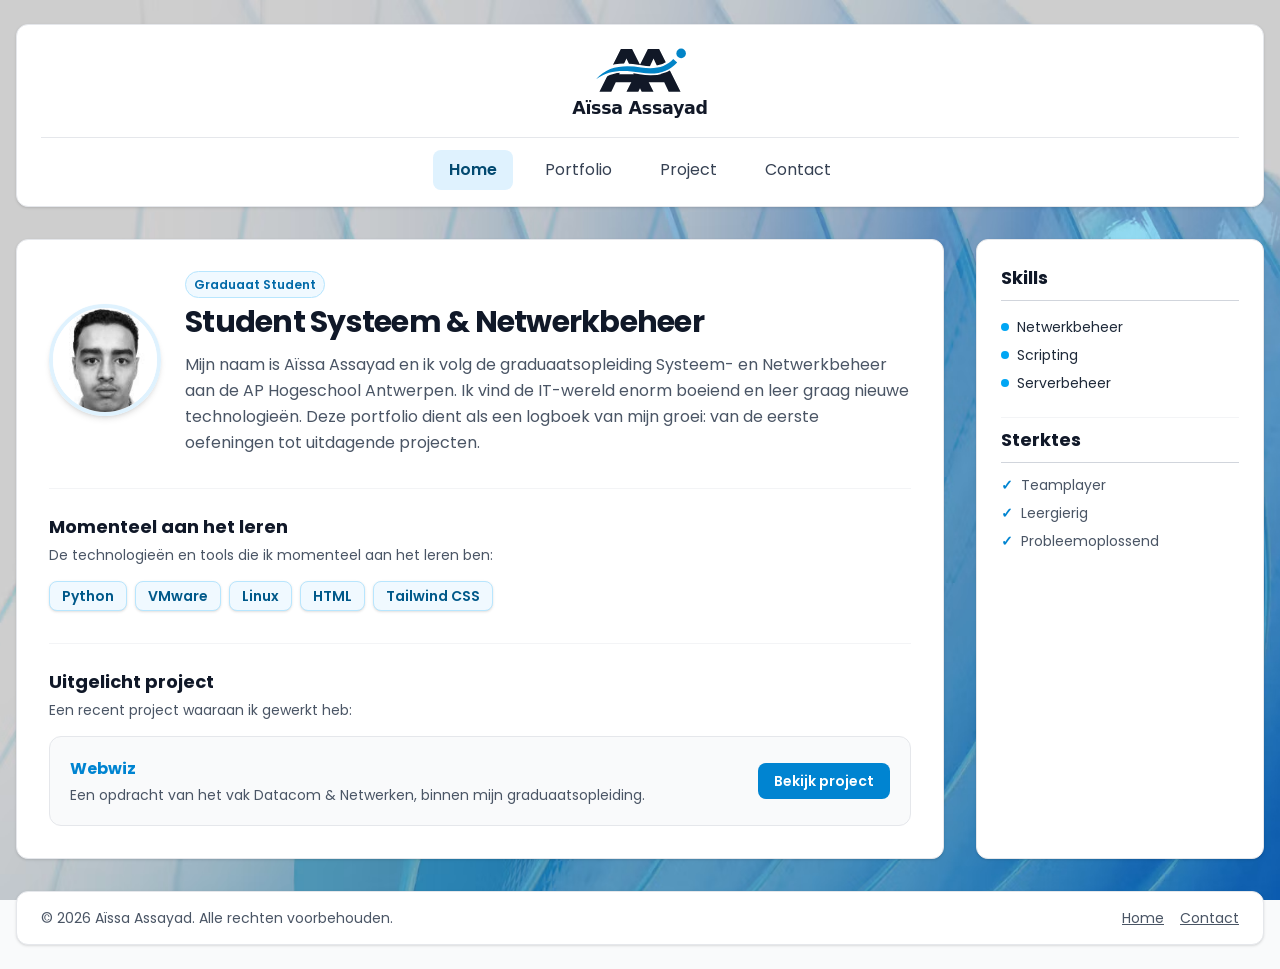
<file: index.html>
<!DOCTYPE html>
<html lang="nl-BE">

<head>
    <meta charset="UTF-8">
    <meta name="viewport" content="width=device-width, initial-scale=1.0">
    <title>Aïssa Assayad, student systeem- en netwerkbeheer - de homepagina van mijn portfoliowebsite</title>
    <meta name="description"
        content="Portfolio van Aïssa Assayad, student systeem- en netwerkbeheer aan AP Hogeschool. Ontdek mijn vaardigheden, projecten en stageprofiel.">

    <meta name="robots" content="noindex, nofollow, noarchive, nosnippet, noimageindex, noai, noimageai">


    <link rel="preconnect" href="https://fonts.googleapis.com">
    <link rel="preconnect" href="https://fonts.gstatic.com" crossorigin>
    <link href="https://fonts.googleapis.com/css2?family=Poppins:wght@400;600;700&display=swap" rel="stylesheet">

    <link rel="stylesheet" href="css/tailwind.css">
    <link rel="stylesheet" href="css/style.css">
</head>

<body class="bg-gray-50 text-gray-800 flex flex-col min-h-screen">

    <a href="#inhoud"
        class="sr-only focus:not-sr-only focus:absolute focus:rounded-lg focus:bg-white focus:px-4 focus:py-2 focus:text-sky-800">Ga
        naar de inhoud</a>

    <div class="max-w-7xl mx-auto px-4 py-6 w-full flex-1 flex flex-col justify-between">


        <header
            class="bg-white border border-gray-200 rounded-xl shadow-sm px-6 py-4 mb-8 flex flex-col items-center text-center gap-4">
            <img  src="assets/images/updated-logo.svg" alt="Logo van Aïssa Assayad" width="320" height="140" class="h-20">
            

            <input type="checkbox" id="menu-knop" class="peer sr-only">
            <label for="menu-knop"
                class="cursor-pointer rounded-lg border border-gray-300 px-4 py-2 text-sm font-semibold text-gray-700 hover:bg-gray-100  md:hidden ">Menu</label>

            <nav class=" hidden w-full peer-checked:block md:block pt-3 border-t border-gray-200" aria-label="Hoofdmenu">
                <ul class="flex flex-col md:flex-row justify-center items-center gap-2 sm:gap-4 text-sm md:text-base">
                    <li>
                        <a href="index.html" aria-current="page"
                            class="block px-4 py-2 rounded-lg bg-sky-100 text-sky-900 font-semibold focus-visible:outline-2 focus-visible:outline-offset-2 focus-visible:outline-sky-600">Home</a>
                    </li>
                    <li>
                        <a href="portfolio.html"
                            class="block px-4 py-2 rounded-lg text-gray-700 hover:bg-gray-100 focus-visible:outline-2 focus-visible:outline-offset-2 focus-visible:outline-sky-600">Portfolio</a>
                    </li>
                    <li>
                        <a href="project.html"
                            class="block px-4 py-2 rounded-lg text-gray-700 hover:bg-gray-100 focus-visible:outline-2 focus-visible:outline-offset-2 focus-visible:outline-sky-600">Project</a>
                    </li>
                    <li>
                        <a href="contact.html"
                            class="block px-4 py-2 rounded-lg text-gray-700 hover:bg-gray-100 focus-visible:outline-2 focus-visible:outline-offset-2 focus-visible:outline-sky-600">Contact</a>
                    </li>
                </ul>
            </nav>
        </header>

        <div class="grid grid-cols-1 md:grid-cols-4 gap-8 mb-8">

            <main id="inhoud"
                class="md:col-span-3 bg-white border border-gray-200 p-6 md:p-8 rounded-xl shadow-sm flex flex-col gap-8">

                <section class="flex flex-col sm:flex-row items-center sm:items-start gap-6">
                    <img src="assets/images/pf.png" alt="Profielfoto van mezelf" width="1200" height="800"
                        class="mt-8 size-28 rounded-full object-cover border-4 border-sky-100 shadow-md shrink-0 ">
                    <div>
                        <span
                            class="px-2 py-1 bg-sky-50 text-sky-700 text-xs font-semibold rounded-full mb-2 border border-sky-200 ">Graduaat
                            Student</span>
                        <h1 class="mt-2 text-2xl md:text-3xl font-bold tracking-tight text-gray-900 mb-3">Student
                            Systeem
                            & Netwerkbeheer</h1>
                        <p class="text-gray-600 leading-relaxed text-sm md:text-base">
                            Mijn naam is Aïssa Assayad en ik volg de graduaatsopleiding Systeem- en Netwerkbeheer
                            aan de AP Hogeschool Antwerpen. Ik vind de IT-wereld enorm boeiend en leer graag nieuwe
                            technologieën. Deze portfolio dient als een logboek van mijn groei: van de eerste
                            oefeningen tot uitdagende projecten.
                        </p>
                    </div>
                </section>

                <section class="pt-6 border-t border-gray-100">
                    <h2 class="text-lg font-bold text-gray-900 mb-1">Momenteel aan het leren</h2>
                    <p class="text-sm text-gray-600 mb-4">De technologieën en tools die ik momenteel aan het leren ben:
                    </p>
                    <ul class="flex flex-wrap gap-2">
                        <li
                            class="px-3 py-1 bg-sky-50 text-sky-800 rounded-lg text-xs md:text-sm font-semibold border border-sky-200 shadow-sm">
                            Python</li>
                        <li
                            class="px-3 py-1 bg-sky-50 text-sky-800 rounded-lg text-xs md:text-sm font-semibold border border-sky-200 shadow-sm">
                            VMware</li>
                        <li
                            class="px-3 py-1 bg-sky-50 text-sky-800 rounded-lg text-xs md:text-sm font-semibold border border-sky-200 shadow-sm">
                            Linux</li>
                        <li
                            class="px-3 py-1 bg-sky-50 text-sky-800 rounded-lg text-xs md:text-sm font-semibold border border-sky-200 shadow-sm">
                            HTML</li>
                        <li
                            class="px-3 py-1 bg-sky-50 text-sky-800 rounded-lg text-xs md:text-sm font-semibold border border-sky-200 shadow-sm">
                            Tailwind CSS</li>
                    </ul>
                </section>

                <section class="pt-6 border-t border-gray-100">
                    <h2 class="text-lg font-bold text-gray-900 mb-1">Uitgelicht project</h2>
                    <p class="text-sm text-gray-600 mb-4">Een recent project waaraan ik gewerkt heb:</p>

                    <article
                        class="bg-gray-50 border border-gray-200 p-5 rounded-xl flex flex-col sm:flex-row justify-between items-start sm:items-center gap-4 hover:border-sky-300">
                        <div>
                            <h3 class="font-bold text-sky-600 text-base mb-1">Webwiz</h3>
                            <p class="text-sm text-gray-600">Een opdracht van het vak Datacom & Netwerken, binnen mijn graduaatsopleiding.</p>
                        </div>
                        <a href="project.html"
                            class="px-4 py-2 bg-sky-600 hover:bg-sky-700 text-white text-sm font-semibold rounded-lg focus-visible:outline-2 focus-visible:outline-offset-2 focus-visible:outline-sky-600">
                            Bekijk project
                        </a>
                    </article>
                </section>
            </main>

            <aside class="bg-white border border-gray-200 p-6 rounded-xl shadow-sm flex flex-col gap-6">
                <section>
                    <h2 class="text-lg font-bold text-gray-900 mb-4 pb-2 border-b border-gray-300">Skills</h2>
                    <ul class="text-sm">
                        <li class="flex items-center gap-2 pb-2">
                            <span class="w-2 h-2 rounded-full bg-sky-500"></span>
                            <p>Netwerkbeheer</p>
                        </li>
                        <li class="flex items-center gap-2 pb-2">
                            <span class="w-2 h-2 rounded-full bg-sky-500"></span>
                            <p>Scripting</p>
                        </li>
                        <li class="flex items-center gap-2">
                            <span class="w-2 h-2 rounded-full bg-sky-500"></span>
                            <p>Serverbeheer</p>
                        </li>
                    </ul>
                </section>

                <section class="pt-2 border-t border-gray-100">
                    <h2 class="text-lg font-bold text-gray-900 mb-3 pb-2 border-b border-gray-300">Sterktes</h2>
                    <ul class="text-sm text-gray-600">
                        <li class="flex items-center gap-2 pb-2">
                            <span class="text-sky-600 font-bold">✓</span>
                            <p>Teamplayer</p>
                        </li>
                        <li class="flex items-center gap-2 pb-2">
                            <span class="text-sky-600 font-bold">✓</span>
                            <p>Leergierig</p>
                        </li>
                        <li class="flex items-center gap-2">
                            <span class="text-sky-600 font-bold">✓</span>
                            <p>Probleemoplossend</p>
                        </li>
                    </ul>
                </section>
            </aside>

        </div>


        <footer
            class="bg-white border border-gray-200 rounded-xl shadow-sm px-6 py-4 flex flex-col sm:flex-row items-center justify-between gap-4 text-sm text-gray-600">
            <p>&copy; 2026 Aïssa Assayad. Alle rechten voorbehouden.</p>
            <ul class="flex gap-4">
                <li><a href="index.html"
                        class="hover:text-sky-600 underline focus-visible:outline-2 focus-visible:outline-offset-2 focus-visible:outline-sky-600">Home</a>
                </li>
                <li><a href="contact.html"
                        class="hover:text-sky-600 underline focus-visible:outline-2 focus-visible:outline-offset-2 focus-visible:outline-sky-600">Contact</a>
                </li>
            </ul>
        </footer>
    </div>
</body>

</html>
</file>
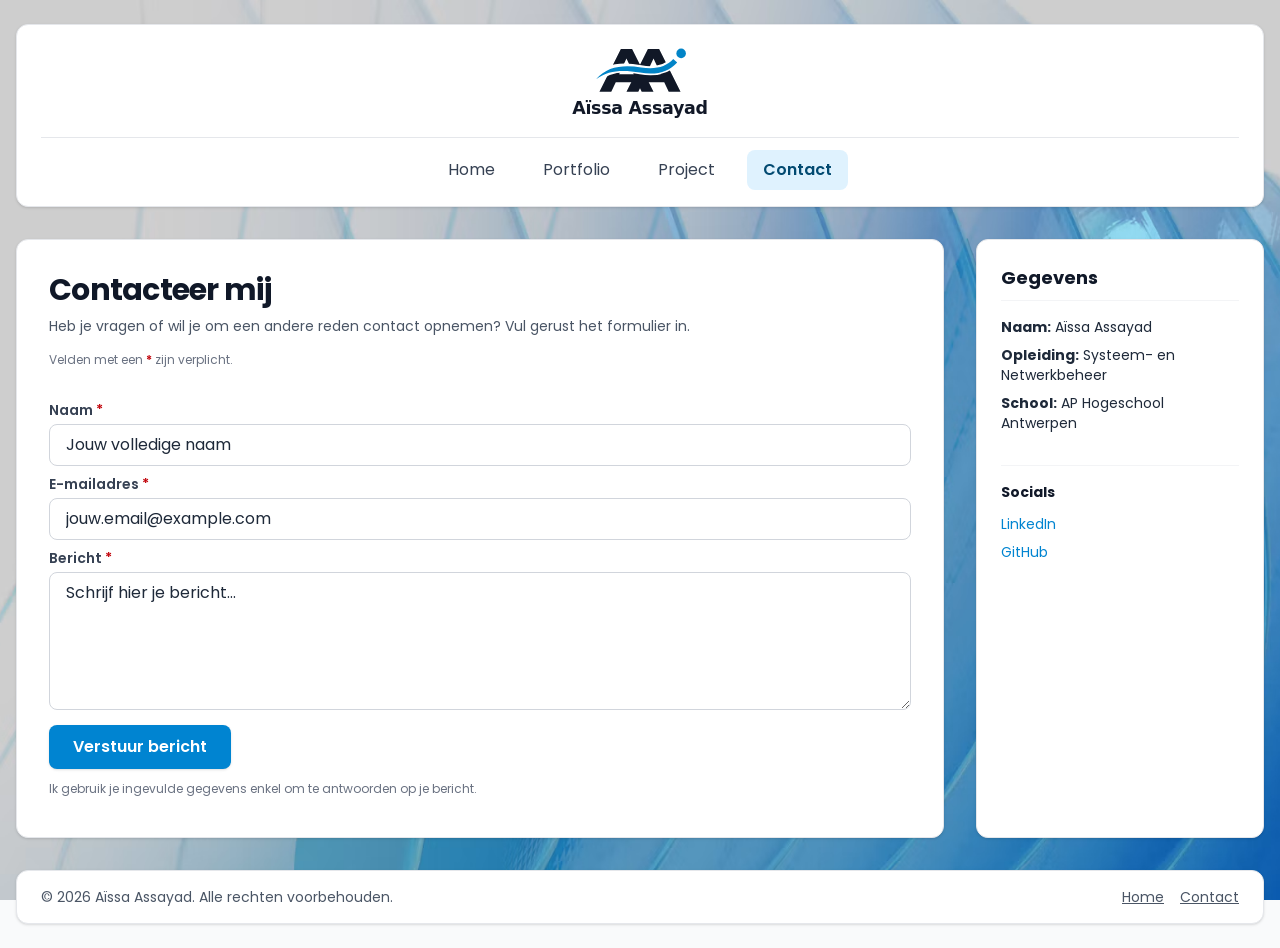
<file: contact.html>
<!DOCTYPE html>
<html lang="nl-BE">

<head>
    <meta charset="UTF-8">
    <meta name="viewport" content="width=device-width, initial-scale=1.0">
    <title>Aïssa Assayad, student systeem- en netwerkbeheer - de contactpagina van mijn portfoliowebsite</title>
    <meta name="description"
        content="Op zoek naar een stagiair systeem- en netwerkbeheer? Neem eenvoudig contact op met Aïssa Assayad via het contactformulier.">

    <meta name="robots" content="noindex, nofollow, noarchive, nosnippet, noimageindex, noai, noimageai">

    <link rel="preconnect" href="https://fonts.googleapis.com">
    <link rel="preconnect" href="https://fonts.gstatic.com" crossorigin>
    <link href="https://fonts.googleapis.com/css2?family=Poppins:wght@400;600;700&display=swap" rel="stylesheet">

    <link rel="stylesheet" href="css/tailwind.css">
    <link rel="stylesheet" href="css/style.css">
</head>

<body class="bg-gray-50 text-gray-800 flex flex-col min-h-screen">

    <a href="#inhoud"
        class="sr-only focus:not-sr-only focus:absolute focus:rounded-lg focus:bg-white focus:px-4 focus:py-2 focus:text-sky-800">Ga
        naar de inhoud</a>

    <div class="max-w-7xl mx-auto px-4 py-6 w-full flex-1 flex flex-col justify-between">


        <header
            class="bg-white border border-gray-200 rounded-xl shadow-sm px-6 py-4 mb-8 flex flex-col items-center text-center gap-4">
            <img  src="assets/images/updated-logo.svg" alt="Logo van Aïssa Assayad" width="320" height="140" class="h-20">

            <input type="checkbox" id="menu-knop" class="peer sr-only">
            <label for="menu-knop"
                class="cursor-pointer rounded-lg border border-gray-300 px-4 py-2 text-sm font-semibold text-gray-700 hover:bg-gray-100 md:hidden ">Menu</label>

            <nav class="hidden w-full peer-checked:block md:block pt-3 border-t border-gray-200" aria-label="Hoofdmenu">
                <ul class="flex flex-col md:flex-row justify-center  items-center gap-2 sm:gap-4 text-sm md:text-base">
                    <li>
                        <a href="index.html"
                            class="block px-4 py-2 rounded-lg text-gray-700 hover:bg-gray-100 focus-visible:outline-2 focus-visible:outline-offset-2 focus-visible:outline-sky-600">Home</a>
                    </li>
                    <li>
                        <a href="portfolio.html"
                            class="block px-4 py-2 rounded-lg text-gray-700 hover:bg-gray-100 focus-visible:outline-2 focus-visible:outline-offset-2 focus-visible:outline-sky-600">Portfolio</a>
                    </li>
                    <li>
                        <a href="project.html"
                            class="block px-4 py-2 rounded-lg text-gray-700 hover:bg-gray-100 focus-visible:outline-2 focus-visible:outline-offset-2 focus-visible:outline-sky-600">Project</a>
                    </li>
                    <li>
                        <a href="contact.html" aria-current="page"
                            class="block px-4 py-2 rounded-lg bg-sky-100 text-sky-900 font-semibold focus-visible:outline-2 focus-visible:outline-offset-2 focus-visible:outline-sky-600">Contact</a>
                    </li>
                </ul>
            </nav>
        </header>

        <div class="grid grid-cols-1 md:grid-cols-4 gap-8 mb-8">

            <main id="inhoud"
                class="md:col-span-3 bg-white border border-gray-200 p-6 md:p-8 rounded-xl shadow-sm flex flex-col gap-6">
                <header>
                    <h1 class="text-2xl md:text-3xl font-bold tracking-tight text-gray-900 mb-2">Contacteer mij</h1>
                    <p class="text-sm text-gray-600 mb-4">Heb je vragen of wil je om een andere reden contact opnemen?
                        Vul gerust het formulier in.</p>
                    <p class="text-xs text-gray-500">Velden met een <span class="font-semibold text-red-700">*</span>
                        zijn verplicht.</p>
                </header>

                <form name="contact" method="POST" data-netlify="true" class="pt-2">
                    <div class="pb-2">
                        <label for="naam" class="block text-sm font-semibold text-gray-700 mb-1">
                            Naam <span class="text-red-700" aria-hidden="true">*</span>
                        </label>
                        <input type="text" id="naam" name="naam" autocomplete="name" required
                            class="w-full px-4 py-2 border border-gray-300 rounded-lg text-gray-800 focus-visible:outline-2 focus-visible:outline-offset-2 focus-visible:outline-sky-600"
                            placeholder="Jouw volledige naam">
                    </div>

                    <div class="pb-2">
                        <label for="email" class="block text-sm font-semibold text-gray-700 mb-1">
                            E-mailadres <span class="text-red-700" aria-hidden="true">*</span>
                        </label>
                        <input type="email" id="email" name="email" autocomplete="email" required
                            class="w-full px-4 py-2 border border-gray-300 rounded-lg text-gray-800 focus-visible:outline-2 focus-visible:outline-offset-2 focus-visible:outline-sky-600"
                            placeholder="jouw.email@example.com">
                    </div>

                    <div class="pb-2">
                        <label for="bericht" class="block text-sm font-semibold text-gray-700 mb-1">
                            Bericht <span class="text-red-700" aria-hidden="true">*</span>
                        </label>
                        <textarea id="bericht" name="bericht" rows="5" required
                            class="w-full px-4 py-2 border border-gray-300 rounded-lg text-gray-800 focus-visible:outline-2 focus-visible:outline-offset-2 focus-visible:outline-sky-600"
                            placeholder="Schrijf hier je bericht..."></textarea>
                    </div>

                    <div class="pb-2">
                        <button type="submit"
                            class="px-6 py-2.5 bg-sky-600 hover:bg-sky-700 text-white font-semibold rounded-lg shadow-sm focus-visible:outline-2 focus-visible:outline-offset-2 focus-visible:outline-sky-600">
                            Verstuur bericht
                        </button>
                        <p class="text-xs text-gray-500 mt-3">Ik gebruik je ingevulde gegevens enkel om te antwoorden op
                            je bericht.</p>
                    </div>
                </form>
            </main>

            <aside class="bg-white border border-gray-200 p-6 rounded-xl shadow-sm flex flex-col gap-6">
                <section>
                    <h2 class="text-lg font-bold text-gray-900 mb-4 pb-2 border-b border-gray-100">Gegevens</h2>
                    <ul class="text-sm">
                        <li class="pb-2"><strong>Naam:</strong> Aïssa Assayad</li>
                        <li class="pb-2"><strong>Opleiding:</strong> Systeem- en Netwerkbeheer</li>
                        <li class="pb-2"><strong>School:</strong> AP Hogeschool Antwerpen</li>
                    </ul>
                </section>

                <section class="pt-4 border-t border-gray-100">
                    <h3 class="font-bold text-gray-900 text-sm mb-3">Socials</h3>
                    <ul class="text-sm">
                        <li class="pb-2"><a href="https://www.linkedin.com/in/a%C3%AFssa-assayad-34578b448/" target="_blank"
                                class="text-sky-600 hover:underline focus-visible:outline-2 focus-visible:outline-offset-2 focus-visible:outline-sky-600">LinkedIn</a>
                        </li>
                        <li class="pb-2"><a href="https://github.com/assayad-aissa" target="_blank"
                                class="text-sky-600 hover:underline focus-visible:outline-2 focus-visible:outline-offset-2 focus-visible:outline-sky-600">GitHub</a>
                        </li>
                    </ul>
                </section>
            </aside>

        </div>


        <footer
            class="bg-white border border-gray-200 rounded-xl shadow-sm px-6 py-4 flex flex-col sm:flex-row items-center justify-between gap-4 text-sm text-gray-600">
            <p>&copy; 2026 Aïssa Assayad. Alle rechten voorbehouden.</p>
            <ul class="flex gap-4">
                <li><a href="index.html"
                        class="hover:text-sky-600 underline focus-visible:outline-2 focus-visible:outline-offset-2 focus-visible:outline-sky-600">Home</a>
                </li>
                <li><a href="contact.html"
                        class="hover:text-sky-600 underline focus-visible:outline-2 focus-visible:outline-offset-2 focus-visible:outline-sky-600">Contact</a>
                </li>
            </ul>
        </footer>
    </div>
</body>

</html>
</file>
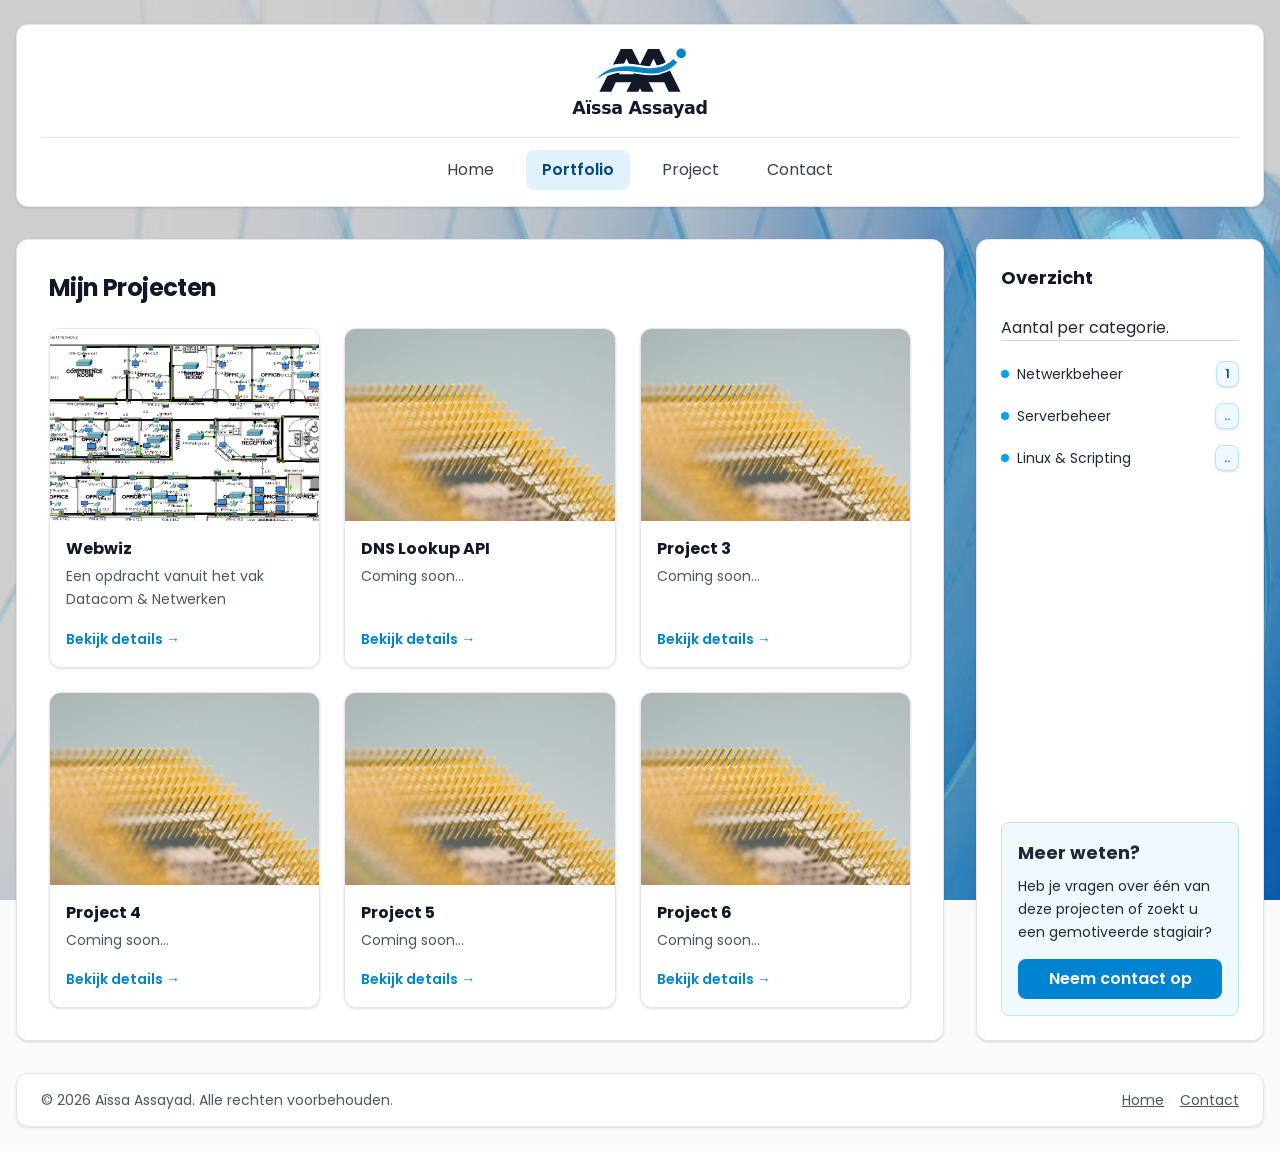
<file: portfolio.html>
<!DOCTYPE html>
<html lang="nl-BE">

<head>
    <meta charset="UTF-8">
    <meta name="viewport" content="width=device-width, initial-scale=1.0">
    <title>Aïssa Assayad, student systeem- en netwerkbeheer - de portfoliopagina van mijn portfoliowebsite</title>
    <meta name="description"
        content="Bekijk een overzicht van mijn praktijkopdrachten en projecten als student systeem- en netwerkbeheer aan AP Hogeschool.">

    <meta name="robots" content="noindex, nofollow, noarchive, nosnippet, noimageindex, noai, noimageai">

    <link rel="preconnect" href="https://fonts.googleapis.com">
    <link rel="preconnect" href="https://fonts.gstatic.com" crossorigin>
    <link href="https://fonts.googleapis.com/css2?family=Poppins:wght@400;600;700&display=swap" rel="stylesheet">

    <link rel="stylesheet" href="css/tailwind.css">
    <link rel="stylesheet" href="css/style.css">
</head>

<body class="bg-gray-50 text-gray-800 flex flex-col min-h-screen">

    <a href="#inhoud"
        class="sr-only focus:not-sr-only focus:absolute focus:rounded-lg focus:bg-white focus:px-4 focus:py-2 focus:text-sky-800">Ga
        naar de inhoud</a>

    <div class="max-w-7xl mx-auto px-4 py-6 w-full flex-1 flex flex-col justify-between">


        <header
            class="bg-white border border-gray-200 rounded-xl shadow-sm px-6 py-4 mb-8 flex flex-col items-center text-center gap-4">
            <img  src="assets/images/updated-logo.svg" alt="Logo van Aïssa Assayad" width="320" height="140" class="h-20">

            <input type="checkbox" id="menu-knop" class="peer sr-only">
            <label for="menu-knop"
                class="cursor-pointer rounded-lg border border-gray-300 px-4 py-2 text-sm font-semibold text-gray-700 hover:bg-gray-100  md:hidden ">Menu</label>

            <nav class="hidden w-full peer-checked:block md:block pt-3 border-t border-gray-200" aria-label="Hoofdmenu">
                <ul class="flex flex-col md:flex-row justify-center items-center gap-2 sm:gap-4 text-sm md:text-base">
                    <li>
                        <a href="index.html"
                            class="block px-4 py-2 rounded-lg text-gray-700 hover:bg-gray-100 focus-visible:outline-2 focus-visible:outline-offset-2 focus-visible:outline-sky-600">Home</a>
                    </li>
                    <li>
                        <a href="portfolio.html" aria-current="page"
                            class="block px-4 py-2 rounded-lg bg-sky-100 text-sky-900 font-semibold focus-visible:outline-2 focus-visible:outline-offset-2 focus-visible:outline-sky-600">Portfolio</a>
                    </li>
                    <li>
                        <a href="project.html"
                            class="block px-4 py-2 rounded-lg text-gray-700 hover:bg-gray-100 focus-visible:outline-2 focus-visible:outline-offset-2 focus-visible:outline-sky-600">Project</a>
                    </li>
                    <li>
                        <a href="contact.html"
                            class="block px-4 py-2 rounded-lg text-gray-700 hover:bg-gray-100 focus-visible:outline-2 focus-visible:outline-offset-2 focus-visible:outline-sky-600">Contact</a>
                    </li>
                </ul>
            </nav>
        </header>

        <div class="grid grid-cols-1 md:grid-cols-4 gap-8 mb-8">

            <main id="inhoud" class="md:col-span-3 bg-white border border-gray-200 p-6 md:p-8 rounded-xl shadow-sm">
                <h1 class="text-2xl font-bold mb-6 text-gray-900 tracking-tight">Mijn Projecten</h1>

                <div class="grid grid-cols-1 sm:grid-cols-2 lg:grid-cols-3 gap-6">

                    <article
                        class="overflow-hidden rounded-xl border border-gray-200 bg-white shadow-sm flex flex-col justify-between">
                        <div>
                            <img src="assets/images/webwiz-foto.jpg" alt="Schermafbeelding van Project 1" width="1200"
                                height="800" class="h-48 w-full object-cover">
                            <div class="p-4">
                                <h2 class="mb-1 text-base font-bold text-gray-900">Webwiz</h2>
                                <p class="text-sm leading-relaxed text-gray-600">Een opdracht vanuit het vak Datacom & Netwerken
                                </p>
                            </div>
                        </div>
                        <div class="p-4 pt-0">
                            <a href="project.html"
                                class="inline-flex items-center text-sm font-semibold text-sky-600 hover:underline focus-visible:outline-2 focus-visible:outline-offset-2 focus-visible:outline-sky-600 rounded">Bekijk
                                details &rarr;</a>
                        </div>
                    </article>

                    <article
                        class="overflow-hidden rounded-xl border border-gray-200 bg-white shadow-sm flex flex-col justify-between">
                        <div>
                            <img src="assets/images/afbeelding-3.jpg" alt="Schermafbeelding van Project 1" width="1200"
                                height="800" class="h-48 w-full object-cover">
                            <div class="p-4">
                                <h2 class="mb-1 text-base font-bold text-gray-900">DNS Lookup API</h2>
                                <p class="text-sm leading-relaxed text-gray-600">Coming soon...
                                </p>
                            </div>
                        </div>
                        <div class="p-4 pt-0">
                            <a href="project.html"
                                class="inline-flex items-center text-sm font-semibold text-sky-600 hover:underline focus-visible:outline-2 focus-visible:outline-offset-2 focus-visible:outline-sky-600 rounded">Bekijk
                                details &rarr;</a>
                        </div>
                    </article>

                    <article
                        class="overflow-hidden rounded-xl border border-gray-200 bg-white shadow-sm flex flex-col justify-between">
                        <div>
                            <img src="assets/images/afbeelding-3.jpg" alt="Tijdelijke afbeelding voor project 2" width="1200"
                                height="800" class="h-48 w-full object-cover">
                            <div class="p-4">
                                <h2 class="mb-1 text-base font-bold text-gray-900">Project 3</h2>
                                <p class="text-sm leading-relaxed text-gray-600">Coming soon...</p>
                            </div>
                        </div>
                        <div class="p-4 pt-0">
                            <a href="project.html"
                                class="inline-flex items-center text-sm font-semibold text-sky-600 hover:underline focus-visible:outline-2 focus-visible:outline-offset-2 focus-visible:outline-sky-600 rounded">Bekijk
                                details &rarr;</a>
                        </div>
                    </article>

                    <article
                        class="overflow-hidden rounded-xl border border-gray-200 bg-white shadow-sm flex flex-col justify-between">
                        <div>
                            <img src="assets/images/afbeelding-3.jpg" alt="Tijdelijke afbeelding voor project 4" width="1200"
                                height="800" class="h-48 w-full object-cover">
                            <div class="p-4">
                                <h2 class="mb-1 text-base font-bold text-gray-900">Project 4</h2>
                                <p class="text-sm leading-relaxed text-gray-600">Coming soon...
                                </p>
                            </div>
                        </div>
                        <div class="p-4 pt-0">
                            <a href="project.html"
                                class="inline-flex items-center text-sm font-semibold text-sky-600 hover:underline focus-visible:outline-2 focus-visible:outline-offset-2 focus-visible:outline-sky-600 rounded">Bekijk
                                details &rarr;</a>
                        </div>
                    </article>

                    <article
                        class="overflow-hidden rounded-xl border border-gray-200 bg-white shadow-sm flex flex-col justify-between">
                        <div>
                            <img src="assets/images/afbeelding-3.jpg" alt="Tijdelijke afbeelding voor project 5" width="1200"
                                height="800" class="h-48 w-full object-cover">
                            <div class="p-4">
                                <h2 class="mb-1 text-base font-bold text-gray-900">Project 5</h2>
                                <p class="text-sm leading-relaxed text-gray-600">Coming soon...
                                </p>
                            </div>
                        </div>
                        <div class="p-4 pt-0">
                            <a href="project.html"
                                class="inline-flex items-center text-sm font-semibold text-sky-600 hover:underline focus-visible:outline-2 focus-visible:outline-offset-2 focus-visible:outline-sky-600 rounded">Bekijk
                                details &rarr;</a>
                        </div>
                    </article>

                    <article
                        class="overflow-hidden rounded-xl border border-gray-200 bg-white shadow-sm flex flex-col justify-between">
                        <div>
                            <img src="assets/images/afbeelding-3.jpg" alt="Tijdelijke afbeelding voor project 6" width="1200"
                                height="800" class="h-48 w-full object-cover">
                            <div class="p-4">
                                <h2 class="mb-1 text-base font-bold text-gray-900">Project 6</h2>
                                <p class="text-sm leading-relaxed text-gray-600">Coming soon...</p>
                            </div>
                        </div>
                        <div class="p-4 pt-0">
                            <a href="project.html"
                                class="inline-flex items-center text-sm font-semibold text-sky-600 hover:underline focus-visible:outline-2 focus-visible:outline-offset-2 focus-visible:outline-sky-600 rounded">Bekijk
                                details &rarr;</a>
                        </div>
                    </article>

                </div>
            </main>

            <aside class="bg-white border border-gray-200 p-6 rounded-xl shadow-sm flex flex-col justify-between">
                <div>
                    <h2 class="text-lg font-bold text-gray-900 mb-4 pb-2">Overzicht</h2>
                    <p class="mb-5 border-b border-gray-300">Aantal per categorie.</p>
                    <ul class="text-sm">
                        <li class="pb-2 flex items-center gap-2">
                            <span class="w-2 h-2 rounded-full bg-sky-500"></span>
                            <span class="flex-1">Netwerkbeheer</span>
                            <span class="px-2 py-1 bg-sky-50 text-sky-800 rounded-lg text-xs  font-semibold border border-sky-200 shadow-sm">1</span>
                        </li>
                        <li class="py-2 pb-2 flex items-center gap-2">
                            <span class="w-2 h-2 rounded-full bg-sky-500"></span>
                            <span class="flex-1">Serverbeheer</span>
                            <span class="px-2 py-1 bg-sky-50 text-sky-800 rounded-lg text-xs  font-semibold border border-sky-200 shadow-sm">..</span>
                        </li>
                        <li class="py-2 pb-2 flex items-center gap-2">
                            <span class="w-2 h-2 rounded-full bg-sky-500"></span>
                            <span class="flex-1">Linux & Scripting</span>
                            <span class="px-2 py-1 bg-sky-50 text-sky-800 rounded-lg text-xs  font-semibold border border-sky-200 shadow-sm">..</span>
                        </li>
                    </ul>
                </div>    
                    <section class="bg-sky-50 border border-sky-200 rounded-lg mt-6 p-4">
                        <h3 class="text-lg font-bold mb-2">Meer weten?</h3>
                        <p class="text-sm mb-4 leading-relaxed">Heb je vragen over één van deze projecten of zoekt u een gemotiveerde stagiair?
                        </p>
                        <a href="contact.html " class="block px-6 py-2 text-center bg-sky-600 text-white rounded-lg font-semibold hover:bg-sky-700 hover:border-sky-300 focus-visible:outline-2 focus-visible:outline-offset-2 focus-visible:outline-sky-600 
                        ">Neem contact op</a>
                    </section>
                
            </aside>

        </div>


        <footer
            class="bg-white border border-gray-200 rounded-xl shadow-sm px-6 py-4 flex flex-col sm:flex-row items-center justify-between gap-4 text-sm text-gray-600">
            <p>&copy; 2026 Aïssa Assayad. Alle rechten voorbehouden.</p>
            <ul class="flex gap-4">
                <li><a href="index.html"
                        class="hover:text-sky-600 underline focus-visible:outline-2 focus-visible:outline-offset-2 focus-visible:outline-sky-600">Home</a>
                </li>
                <li><a href="contact.html"
                        class="hover:text-sky-600 underline focus-visible:outline-2 focus-visible:outline-offset-2 focus-visible:outline-sky-600">Contact</a>
                </li>
            </ul>
        </footer>
    </div>
</body>

</html>
</file>
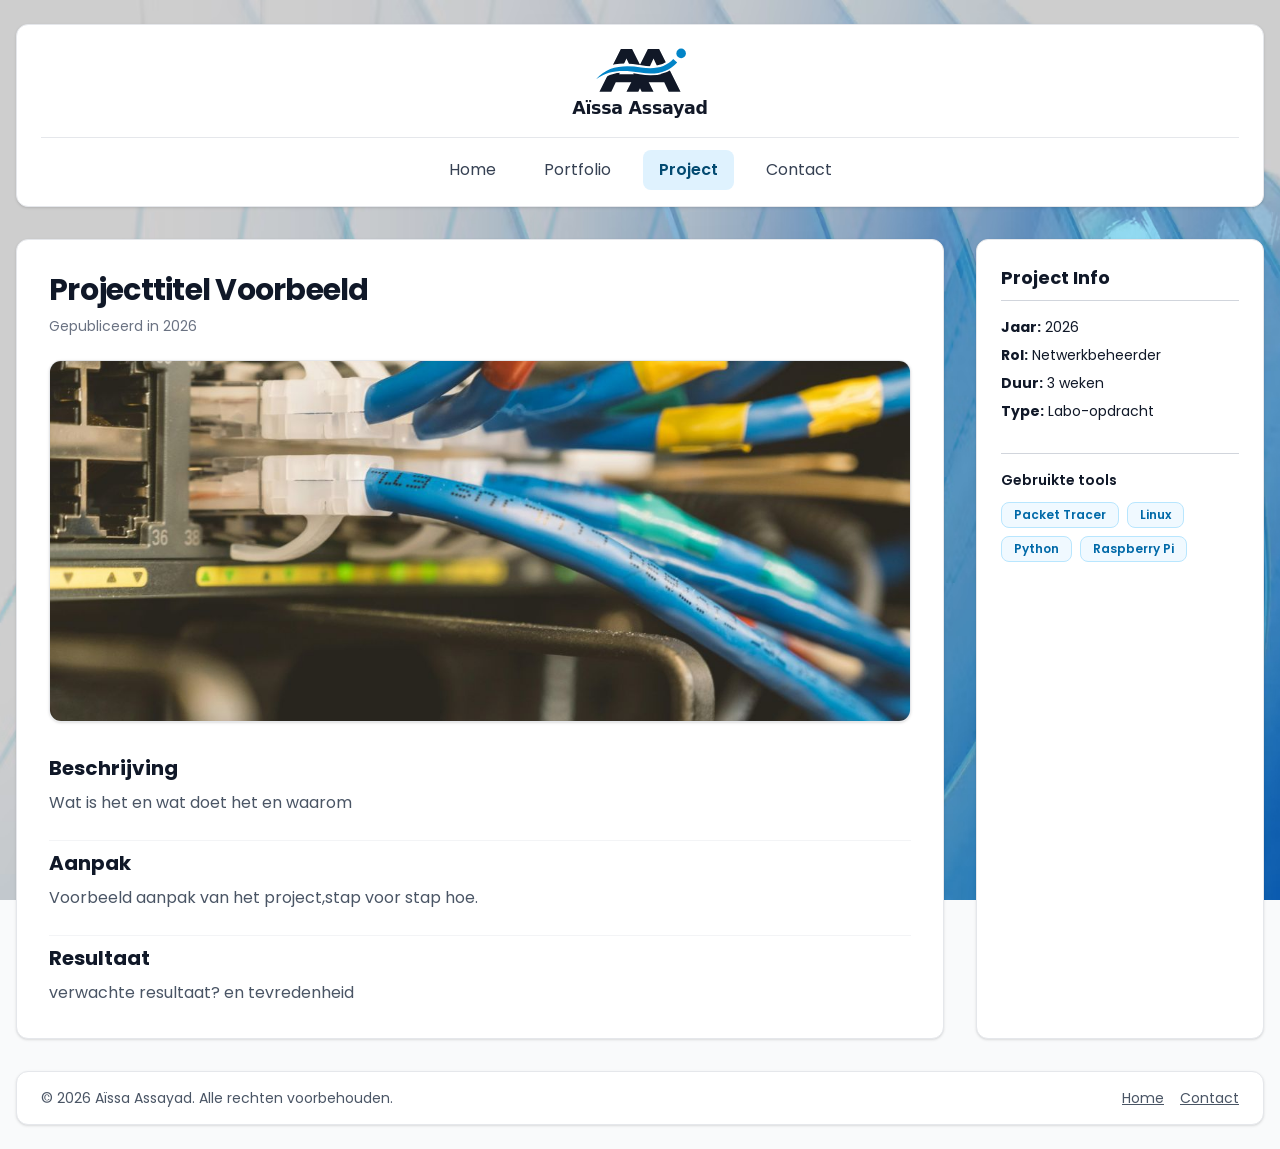
<file: project.html>
<!DOCTYPE html>
<html lang="nl-BE">

<head>
    <meta charset="UTF-8">
    <meta name="viewport" content="width=device-width, initial-scale=1.0">
    <title>Aïssa Assayad, student systeem- en netwerkbeheer - de projectpagina van mijn portfoliowebsite</title>
    <meta name="description"
        content="Bekijk de details, gebruikte tools en mijn aanpak bij dit praktische project in systeem- en netwerkbeheer.">

    <meta name="robots" content="noindex, nofollow, noarchive, nosnippet, noimageindex, noai, noimageai">

    <link rel="preconnect" href="https://fonts.googleapis.com">
    <link rel="preconnect" href="https://fonts.gstatic.com" crossorigin>
    <link href="https://fonts.googleapis.com/css2?family=Poppins:wght@400;600;700&display=swap" rel="stylesheet">

    <link rel="stylesheet" href="css/tailwind.css">
    <link rel="stylesheet" href="css/style.css">
</head>

<body class="bg-gray-50 text-gray-800 flex flex-col min-h-screen">

    <a href="#inhoud"
        class="sr-only focus:not-sr-only focus:absolute focus:rounded-lg focus:bg-white focus:px-4 focus:py-2 focus:text-sky-800">Ga
        naar de inhoud</a>

    <div class="max-w-7xl mx-auto px-4 py-6 w-full flex-1 flex flex-col justify-between">


        <header
            class="bg-white border border-gray-200 rounded-xl shadow-sm px-6 py-4 mb-8 flex flex-col items-center text-center gap-4">
            <img  src="assets/images/updated-logo.svg" alt="Logo van Aïssa Assayad" width="320" height="140" class="h-20">

            <input type="checkbox" id="menu-knop" class="peer sr-only">
            <label for="menu-knop"
                class="cursor-pointer rounded-lg border border-gray-300 px-4 py-2 text-sm font-semibold text-gray-700 hover:bg-gray-100  md:hidden ">Menu</label>

            <nav class="hidden w-full peer-checked:block md:block pt-3 border-t border-gray-200" aria-label="Hoofdmenu">
                <ul class="flex flex-col md:flex-row justify-center items-center gap-2 sm:gap-4 text-sm md:text-base">
                    <li>
                        <a href="index.html"
                            class="block px-4 py-2 rounded-lg text-gray-700 hover:bg-gray-100 focus-visible:outline-2 focus-visible:outline-offset-2 focus-visible:outline-sky-600">Home</a>
                    </li>
                    <li>
                        <a href="portfolio.html"
                            class="block px-4 py-2 rounded-lg text-gray-700 hover:bg-gray-100 focus-visible:outline-2 focus-visible:outline-offset-2 focus-visible:outline-sky-600">Portfolio</a>
                    </li>
                    <li>
                        <a href="project.html" aria-current="page"
                            class="block px-4 py-2 rounded-lg bg-sky-100 text-sky-900 font-semibold focus-visible:outline-2 focus-visible:outline-offset-2 focus-visible:outline-sky-600">Project</a>
                    </li>
                    <li>
                        <a href="contact.html"
                            class="block px-4 py-2 rounded-lg text-gray-700 hover:bg-gray-100 focus-visible:outline-2 focus-visible:outline-offset-2 focus-visible:outline-sky-600">Contact</a>
                    </li>
                </ul>
            </nav>
        </header>

        <div class="grid grid-cols-1 md:grid-cols-4 gap-8 mb-8">

            <main id="inhoud"
                class="md:col-span-3 bg-white border border-gray-200 p-6 md:p-8 rounded-xl shadow-sm flex flex-col gap-6">
                <header>
                    <h1 class="text-2xl md:text-3xl font-bold tracking-tight text-gray-900 mb-2">Projecttitel Voorbeeld
                    </h1>
                    <p class="text-sm text-gray-500">Gepubliceerd in 2026</p>
                </header>

                <div class="overflow-hidden rounded-xl border border-gray-200 shadow-sm">
                    <img src="assets/images/afbeelding-1.jpg" alt="Schermafbeelding van het netwerkproject" width="1200"
                        height="800" class="h-90 w-full object-cover">
                </div>

                <section class="pt-2">
                    <h2 class="text-xl font-bold text-gray-900 mb-2">Beschrijving</h2>
                    <p class="text-gray-600 leading-relaxed text-sm md:text-base">
                        Wat is het en wat doet het en waarom
                    </p>
                </section>

                <section class="pt-2 border-t border-gray-100">
                    <h2 class="text-xl font-bold text-gray-900 mb-2">Aanpak</h2>
                    <p class="text-gray-600 leading-relaxed text-sm md:text-base">
                        Voorbeeld aanpak van het project,stap voor stap hoe.
                    </p>
                </section>

                <section class="pt-2 border-t border-gray-100">
                    <h2 class="text-xl font-bold text-gray-900 mb-2">Resultaat</h2>
                    <p class="text-gray-600 leading-relaxed text-sm md:text-base">
                        verwachte resultaat? en tevredenheid
                    </p>
                </section>
            </main>

            <aside class="bg-white border border-gray-200 p-6 rounded-xl shadow-sm flex flex-col gap-6">
                <section>
                    <h2 class="text-lg font-bold text-gray-900 mb-4 pb-2 border-b border-gray-300">Project Info</h2>

                    <ul class=" text-sm">
                        <li class="text-gray-900 pb-2"><strong>Jaar:</strong> 2026</li>
                        <li class="text-gray-900 pb-2"><strong>Rol:</strong> Netwerkbeheerder</li>
                        <li class="text-gray-900 pb-2"><strong>Duur:</strong> 3 weken</li>
                        <li class="text-gray-900 pb-2"><strong>Type:</strong> Labo-opdracht</li>
                    </ul>
                </section>

                <section class="pt-4 border-t border-gray-300">
                    <h3 class="font-semibold text-gray-900 text-sm mb-3">Gebruikte tools</h3>
                    <ul class="flex flex-wrap gap-2">
                        <li
                            class="px-3 py-1 bg-sky-50 text-sky-700 text-xs font-semibold rounded-lg border border-sky-200">
                            Packet Tracer</li>
                        <li
                            class="px-3 py-1 bg-sky-50 text-sky-700 text-xs font-semibold rounded-lg border border-sky-200">
                            Linux</li>
                        <li
                            class="px-3 py-1 bg-sky-50 text-sky-700 text-xs font-semibold rounded-lg border border-sky-200">
                            Python</li>
                        <li
                            class="px-3 py-1 bg-sky-50 text-sky-700 text-xs font-semibold rounded-lg border border-sky-200">
                            Raspberry Pi</li>
                    </ul>
                </section>
            </aside>

        </div>


        <footer
            class="bg-white border border-gray-200 rounded-xl shadow-sm px-6 py-4 flex flex-col sm:flex-row items-center justify-between gap-4 text-sm text-gray-600">
            <p>&copy; 2026 Aïssa Assayad. Alle rechten voorbehouden.</p>
            <ul class="flex gap-4">
                <li><a href="index.html"
                        class="hover:text-sky-600 underline focus-visible:outline-2 focus-visible:outline-offset-2 focus-visible:outline-sky-600">Home</a>
                </li>
                <li><a href="contact.html"
                        class="hover:text-sky-600 underline focus-visible:outline-2 focus-visible:outline-offset-2 focus-visible:outline-sky-600">Contact</a>
                </li>
            </ul>
        </footer>
    </div>
</body>

</html>
</file>
<file: css/style.css>
/* geen style attribuut in html doen!! */
body {
    background-image: url(../assets/images/free-to-use.avif);
    background-size: cover;
    background-position: center;
    background-repeat: no-repeat; 
    background-attachment: fixed;
    font-family: "Poppins", sans-serif;  /*NOG VERANDEREN !!!*/
}
</file>
